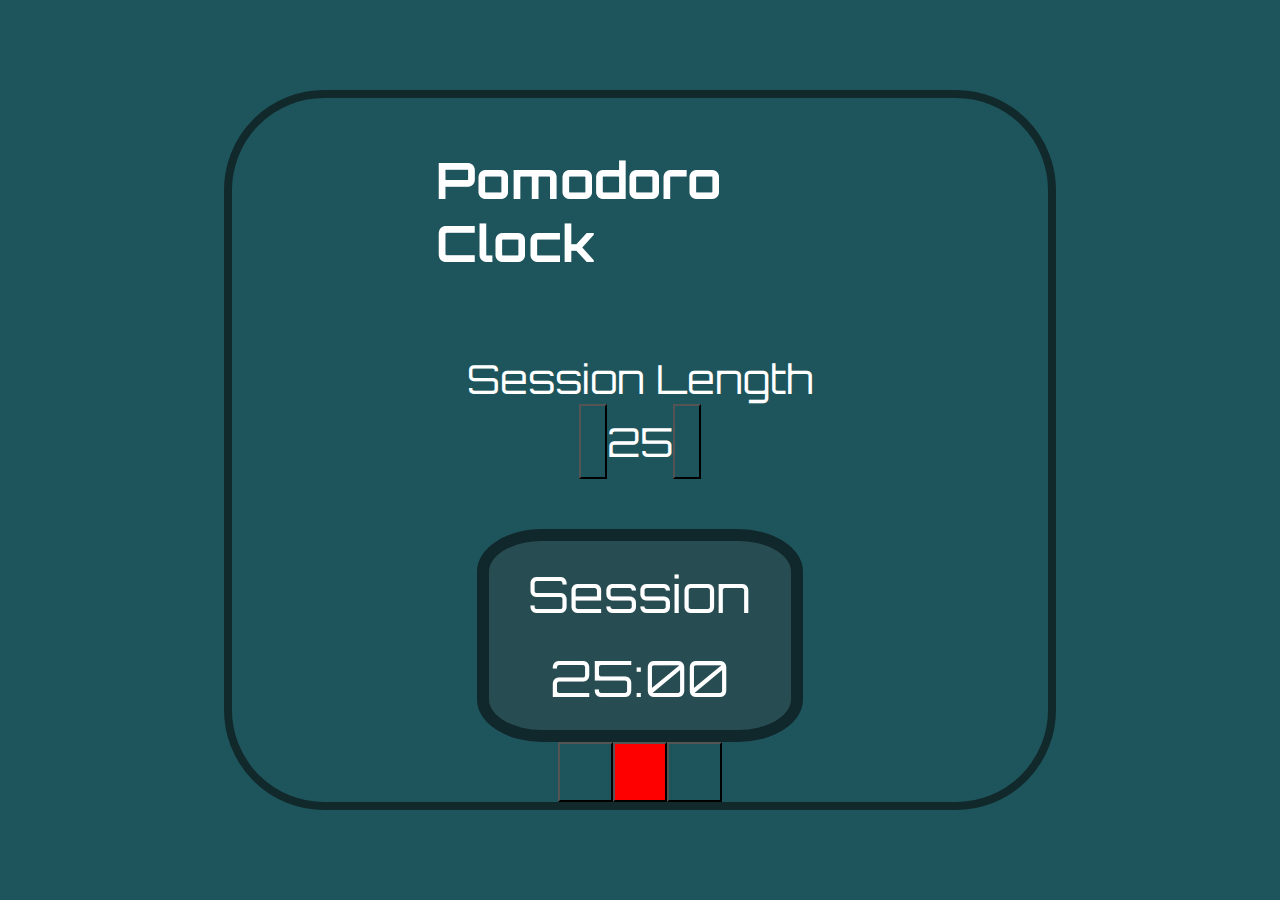
<file: Week2/project/index.html>
<!DOCTYPE html>
<html lang="en">
  <head>
    <meta charset="UTF-8" />
    <meta name="viewport" content="width=device-width, initial-scale=1.0" />
    <title>Pomodoro Clock</title>
    <link rel="stylesheet" href="./style.css" />
    <link
      rel="stylesheet"
      href="https://pro.fontawesome.com/releases/v5.10.0/css/all.css"
      integrity="sha384-AYmEC3Yw5cVb3ZcuHtOA93w35dYTsvhLPVnYs9eStHfGJvOvKxVfELGroGkvsg+p"
      crossorigin="anonymous"
    />
    <link href="https://fonts.googleapis.com/css2?family=Orbitron:wght@500&display=swap" rel="stylesheet">
  </head>

  <body>
    <div id="app">
      <h1>Pomodoro Clock</h1>

      <p class="session-length">Session Length</p>
      <div class="length-selectors-wrapper">
        <button class="increase-length"><i class="fas fa-arrow-up"></i></button>
        <p class="length-output">25</p>

        <button class="decrease-length"><i class="fas fa-arrow-down"></i></button>
      </div>
      <div class="timer-output-wrapper">
        <p class="session">Session</p>
        <p class="timer-output">25:00</p>
      </div>

      <div class="control-button-wrapper">
        <button class="play"><i class="fas fa-play"></i></button>
        <button class="pause"><i class="fas fa-pause"></i></button>
        <button class="stop"><i class="fas fa-stop"></i></button>
      </div>
    </div>
    <script src="index.js"></script>
  </body>
</html>
</file>
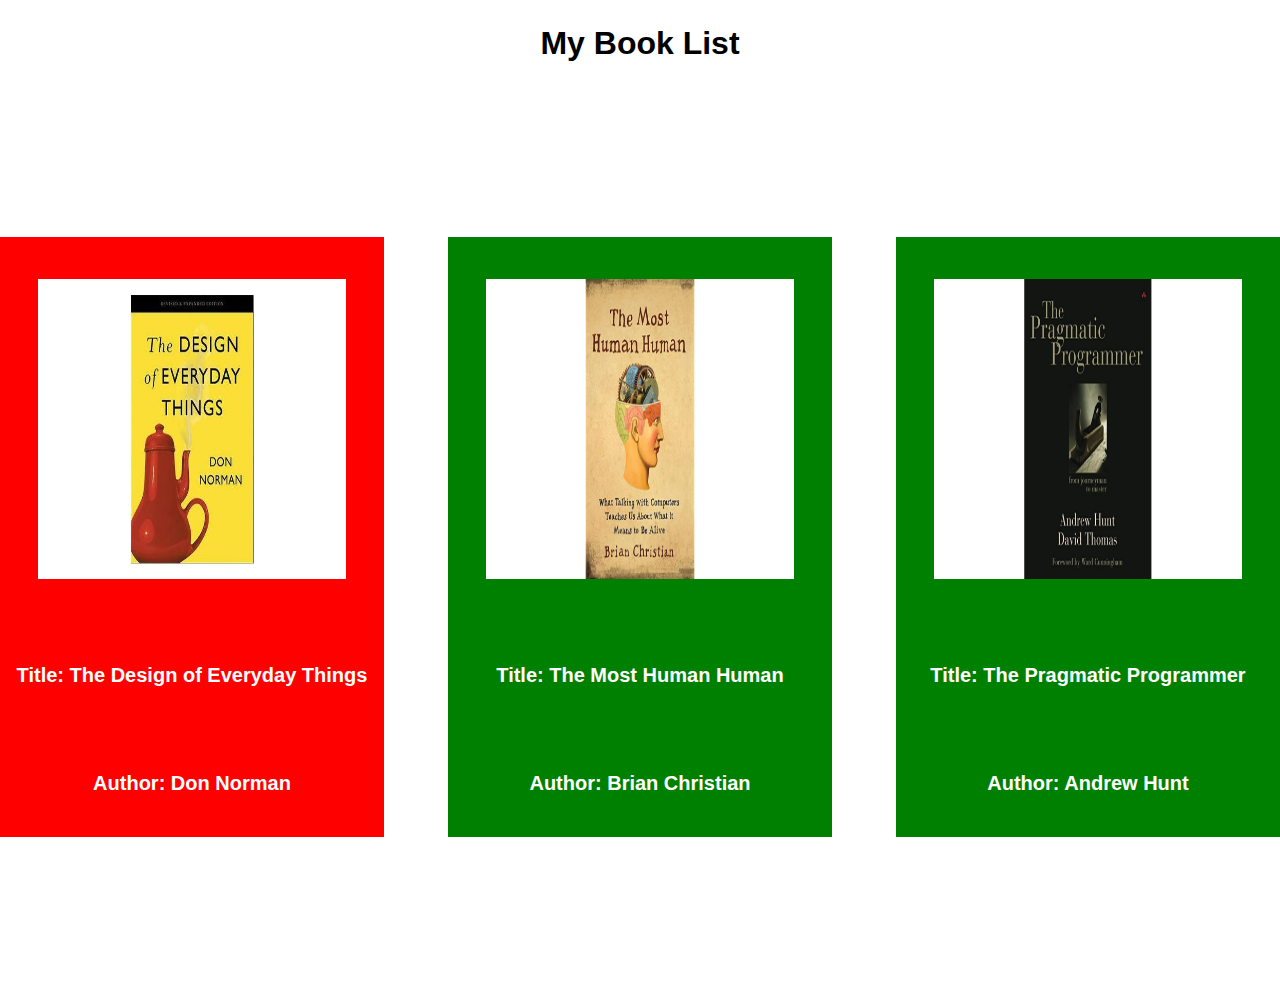
<file: Week1/js-exercises/ex1-bookList.html>
<!DOCTYPE html>
<html lang="en">
  <head>
    <meta charset="UTF-8" />
    <meta name="viewport" content="width=device-width, initial-scale=1.0" />
    <title>Book List</title>
    <link rel="stylesheet" href="./ex1-booklist.css" />
  </head>

  <body>
    <h1>My Book List</h1>
    <div id="bookList"><!-- put the ul element here --></div>
  </body>

  <script src="./ex1-bookList.js"></script>
</html>
</file>
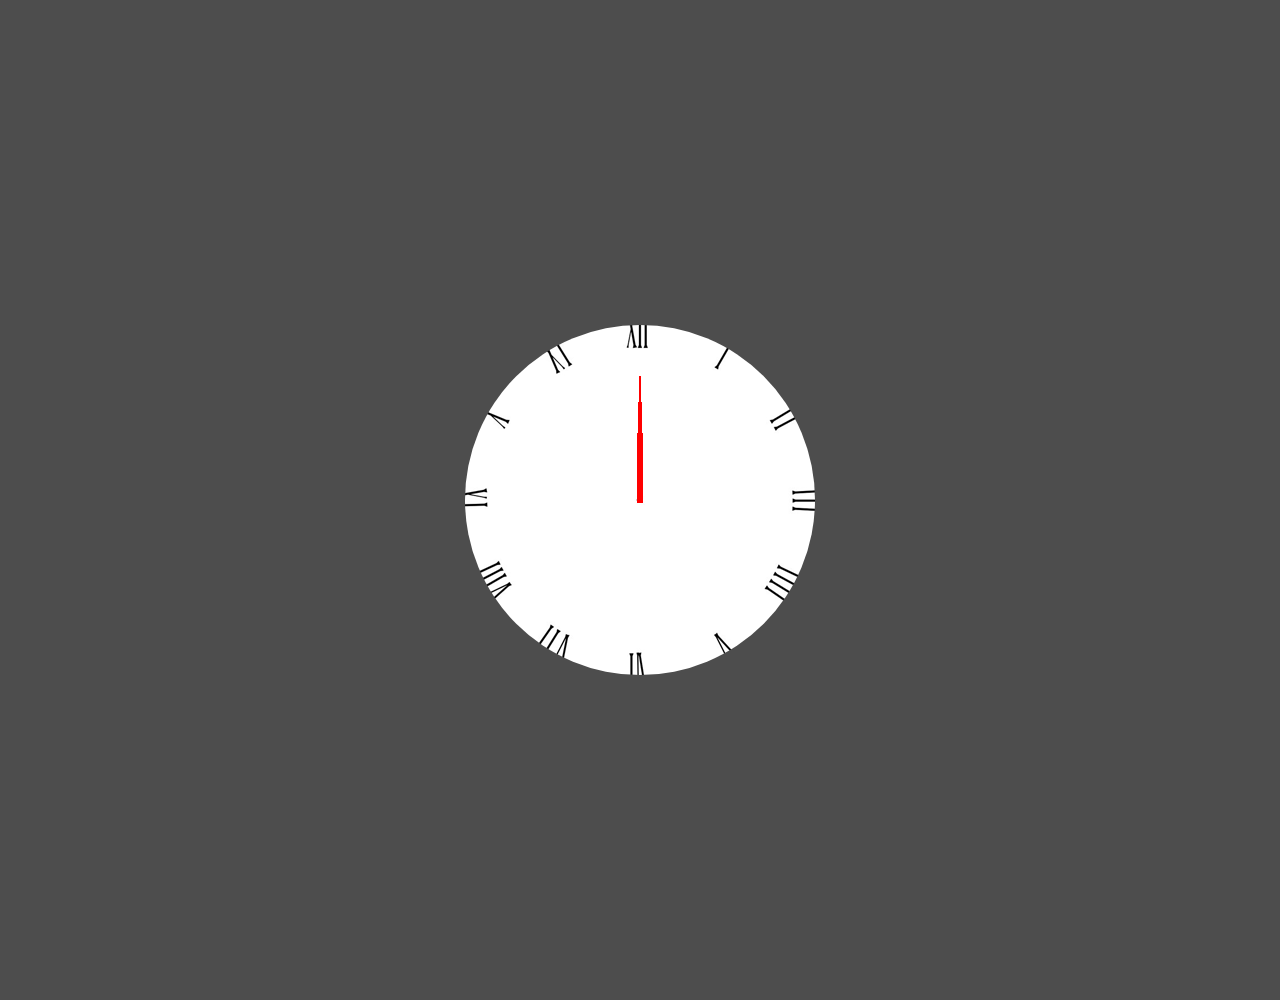
<file: Week1/js-exercises/ex4-whatsTheTime.html>
<!--
  1. Create a basic html file
  2. Add a script tag that links to the ex4-whatsTheTime.js
-->

<!DOCTYPE html>
<html lang="en">
  <head>
    <meta charset="UTF-8" />
    <meta name="viewport" content="width=device-width, initial-scale=1.0" />
    <title>Clock</title>
    <link rel="stylesheet" href="./ex4-whatsTheTime.css" />
  </head>
  <body>
    <div class="clock-container">
      <div class="clock-outline">
        <div class="hand hours-hand"></div>
        <div class="hand min-hand"></div>
        <div class="hand sec-hand"></div>
      </div>
    </div>

    <script src="./ex4-whatsTheTime.js"></script>
  </body>
</html>
</file>
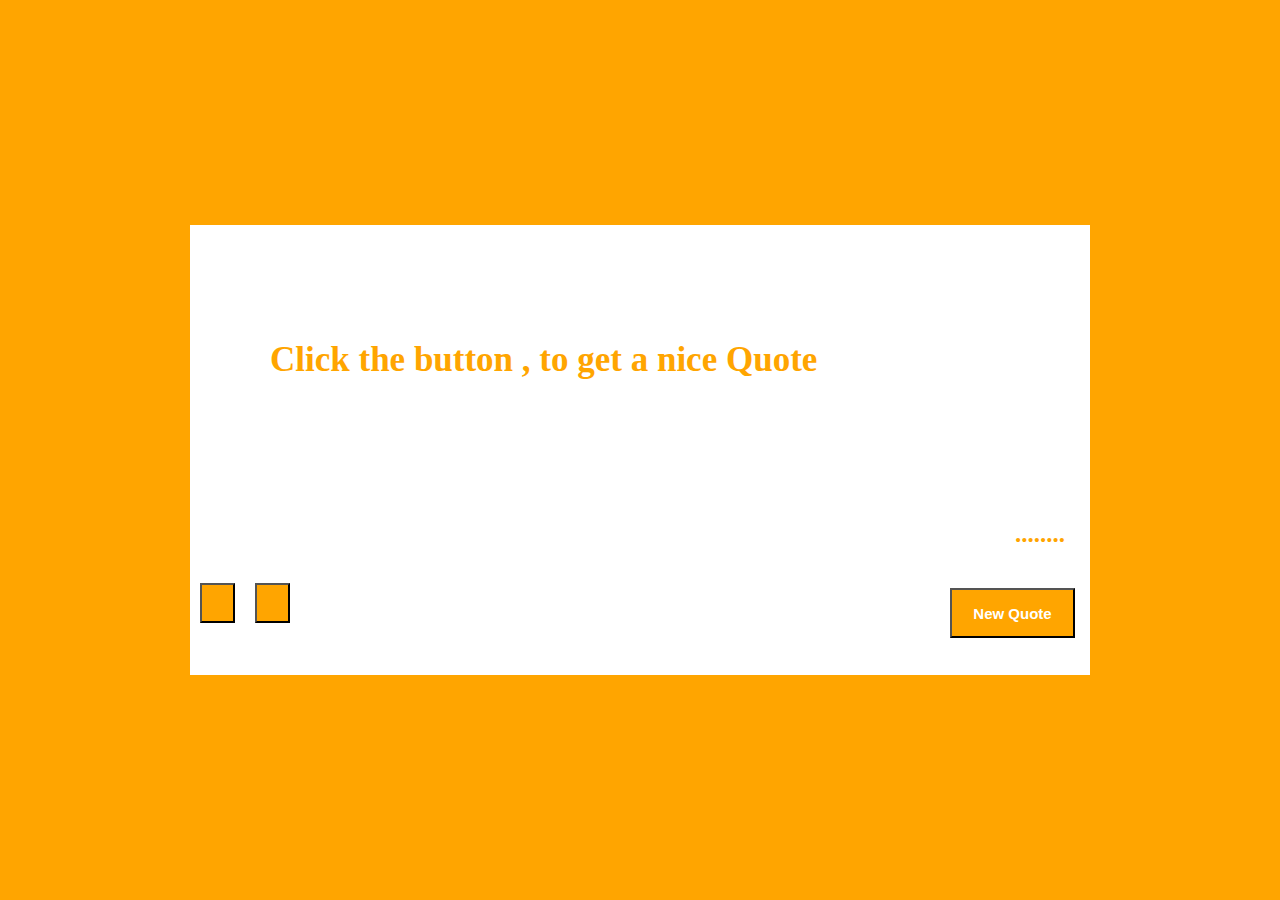
<file: Week1/js-exercises/Random-Quote-Generator.html>
<!DOCTYPE html>
<html lang="en">
  <head>
    <meta charset="UTF-8" />
    <meta name="viewport" content="width=device-width, initial-scale=1.0" />
    <title>Random Quote Generator</title>
    <link rel="stylesheet" href="./Random-Quote-Generator.css" />
    <link
      rel="stylesheet"
      href="https://pro.fontawesome.com/releases/v5.10.0/css/all.css"
      integrity="sha384-AYmEC3Yw5cVb3ZcuHtOA93w35dYTsvhLPVnYs9eStHfGJvOvKxVfELGroGkvsg+p"
      crossorigin="anonymous"
    />
  </head>
  <body>
    <div class="container">
       
        <div class="output-container">
            <i class="fa fa-quote-left fa-4x fa-pull-left " aria-hidden="true"></i>   
            <h3 class="quote-output">
             Click the button , to get a nice Quote
            </h3>
        </div>

      <p class="writer">........</p>

      <div class="buttons-wraper">
        <button class="social-btn"><i class="fab fa-twitter"></i></button>
        <button class="social-btn"><i class="fab fa-facebook"></i></button>
        <button class="gererator">New Quote</button>
      </div>
    </div>

    <script src="./Random-Quote-Generator.js"></script>
  </body>
</html>
</file>
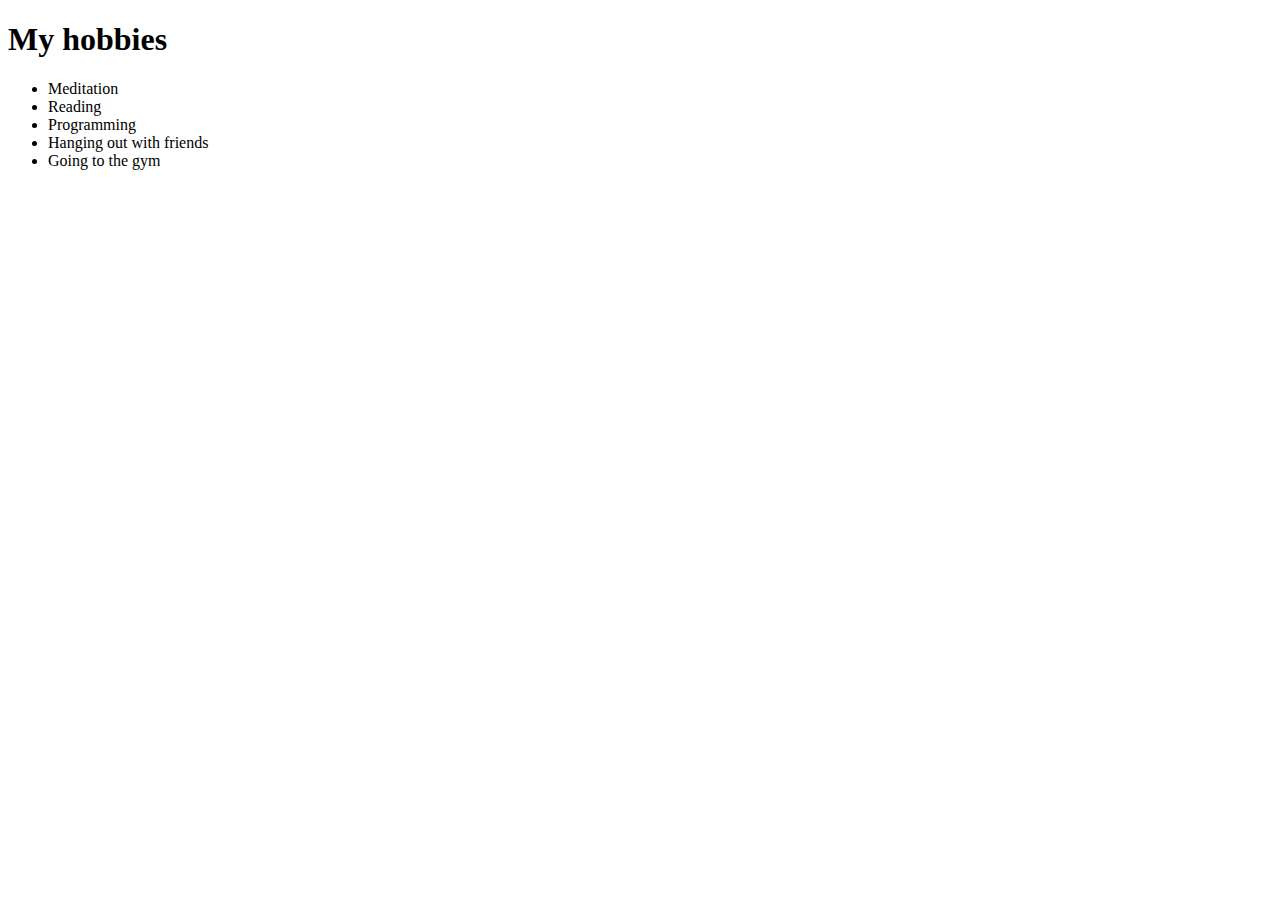
<file: Week2/js-exercises/ex5-myFavoriteHobbies.html>
<!DOCTYPE html>

<html lang="en">
    <!-- your html code goes in here -->
<head>
    <meta charset="UTF-8">
    <meta name="viewport" content="width=device-width, initial-scale=1.0">
    <title>Hobbies</title>
</head>
<body>
    


    <script src="./ex5-myFavoriteHobbies.js"></script>
</body>
</html>
</file>
<file: Week2/project/style.css>
* {
  padding: 0px;
  margin: 0px;
  box-sizing: border-box;
  font-family: 'Orbitron', sans-serif;
}

body {
  background-color: #1e555c;
}

#app {
  width: 65%;
  height: 80vh;
  margin: auto;
  display: flex;
  flex-direction: column;
  justify-content: space-evenly;
  align-items: center;
  margin-top: 90px;
  border: 8px solid #12292c;
  border-radius: 100px;
}

h1 {
  color: white;
  font-size: 50px;
  margin-top: 50px;
  max-width: 50%;
}

.session-length {
  margin-top: 80px;
}

p {
  color: white;
  font-size: 40px;
  align-self: center;
}

.length-selectors-wrapper {
  width: 15%;
  display: flex;
  flex-direction: row;
  justify-content: space-evenly;
  margin-bottom: 50px;
}

.length-selectors-wrapper button {
  background-color: transparent;
  width: 50px;
  height: 75px;
}

i {
  color: white;
  font-size: 45px;
  cursor: pointer;
}

.timer-output-wrapper {
  width: 40%;
  height: 250px;
  background-color: #274c52;
  border: 12px solid #10272b;
  border-radius: 20%;
  display: flex;
  justify-content: space-evenly;
  flex-direction: column;
}

.session {
  font-size: 50px;
}

.timer-output {
  font-size: 50px;
}

.control-button-wrapper {
  width: 20%;
  height: 60px;
  display: flex;
  justify-content: space-around;
  align-content: center;
}

.control-button-wrapper button {
  background-color: transparent;
  width: 70px;
  height: 60px;
}
</file>
<file: Week1/js-exercises/ex1-booklist.css>
* {
  margin: 0px;
  padding: 0px;
  box-sizing: border-box;
}

body {
  font-family: Arial, Helvetica, sans-serif;
}

h1 {
  margin: 25px auto;
  text-align: center;
}

#bookList {
  width: 100%;
  height: 100vh;
  display: flex;
  justify-content: space-around;
  align-items: center;
}

ul {
  display: flex;
  justify-content: space-between;
}

ul li {
  width: 30%;
  height: 600px;
  font-weight: bold;
  font-size: 20px;
  display: flex;
  flex-direction: column;
  justify-content: space-around;
  align-items: center;
  color: white;
}

img {
  width: 80%;
  height: 50%;
}
</file>
<file: Week1/js-exercises/ex4-whatsTheTime.css>
* {
  margin: 0px;
  padding: 0px;
  box-sizing: border-box;
}

body {
  height: 1000px;
  display: flex;
  flex-direction: column;
  align-items: center;
  background-color: rgb(77, 77, 77);
}

.clock-container {
  margin-top: 50px;
  width: 350px;
  height: 350px;
  background-image: url(./images/clock-background.png);

  background-position: center;
  border-radius: 50% 50%;
  margin: auto;
  position: relative;
  display: flex;
  flex-direction: column;
  justify-content: center;
  align-items: center;
}

.hand {
  width: 100px;
  height: 5px;
  background-color: red;
  position: absolute;
  top: calc(50%);
  left: calc(50% - 100px);
  transform: rotateZ(90deg);
  transform-origin: 100%;

  transition: cubic-bezier(0, -1.83, 0, 1.6);
}

.hours-hand {
  height: 6px;
  width: 70px;
  left: calc(50% - 70px);
  transition: ease-in-out;
}

.min-hand {
  height: 4px;
  width: 100px;
  left: calc(50% - 100px);
}

.sec-hand {
  height: 2px;
  width: 125px;
  left: calc(50% - 125px);
}
</file>
<file: Week1/js-exercises/Random-Quote-Generator.css>
* {
  margin: 0px;
  padding: 0px;
  box-sizing: border-box;
}

body {
  background-color: orange;
}

.container {
  width: 100vh;
  height: 50vh;
  display: flex;
  flex-direction: column;
  background-color: white;
  margin: auto;
  margin-top: 25vh;
  justify-content: space-around;
}

.output-container {
  display: flex;
  justify-content: flex-start;
  align-items: center;
}

.quote-output {
  height: 30vh;
  display: flex;
  justify-content: flex-start;
  align-items: center;
  padding: 50px;
  font-size: 35px;
  color: orange;
}

.quote-output i {
  color: orange;
}

.writer {
  text-align: right;
  padding: 25px;
  font-size: 25px;
  color: orange;
  font-weight: bold;
}

.buttons-wraper {
  height: 15vh;
}

.social-btn {
  width: 35px;
  height: 40px;
  background-color: orange;
  float: left;
  margin: 10px;
  cursor: pointer;
}
.social-btn i {
  color: white;
  width: 100%;
  height: 100%;
  padding: 5px;
  font-size: 25px;
}

.gererator {
  float: right;
  width: 125px;
  height: 50px;
  background-color: orange;
  margin: 15px;
  font-size: 15px;
  font-weight: bold;
  color: white;
  cursor: pointer;
}

.gererator:hover {
   
   
    background-color: red;
    
   
    transform-origin: center;
    transform: scale(1.1 , 1.1);
    transition: all ease-in-out 0.2s;
  }

.fa-quote-left {
  color: orange;
  margin: 15px;
}
</file>
